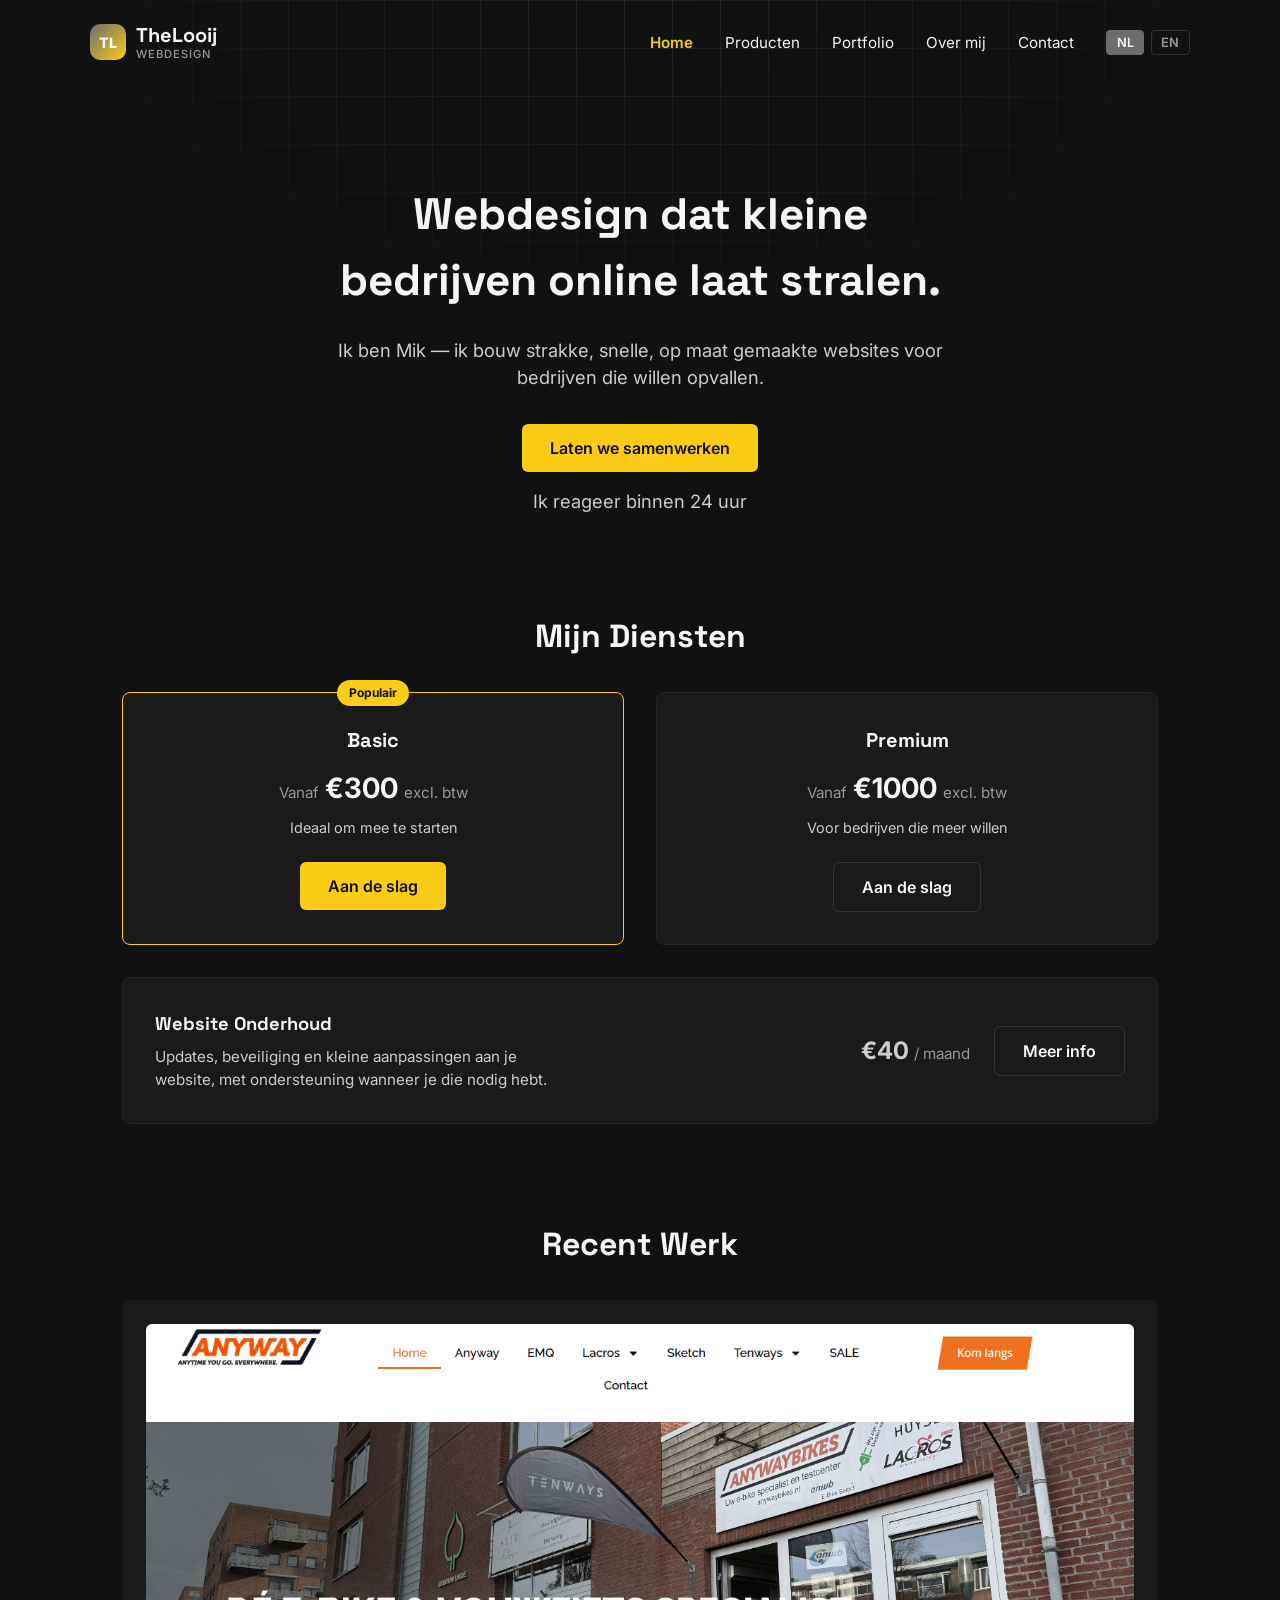
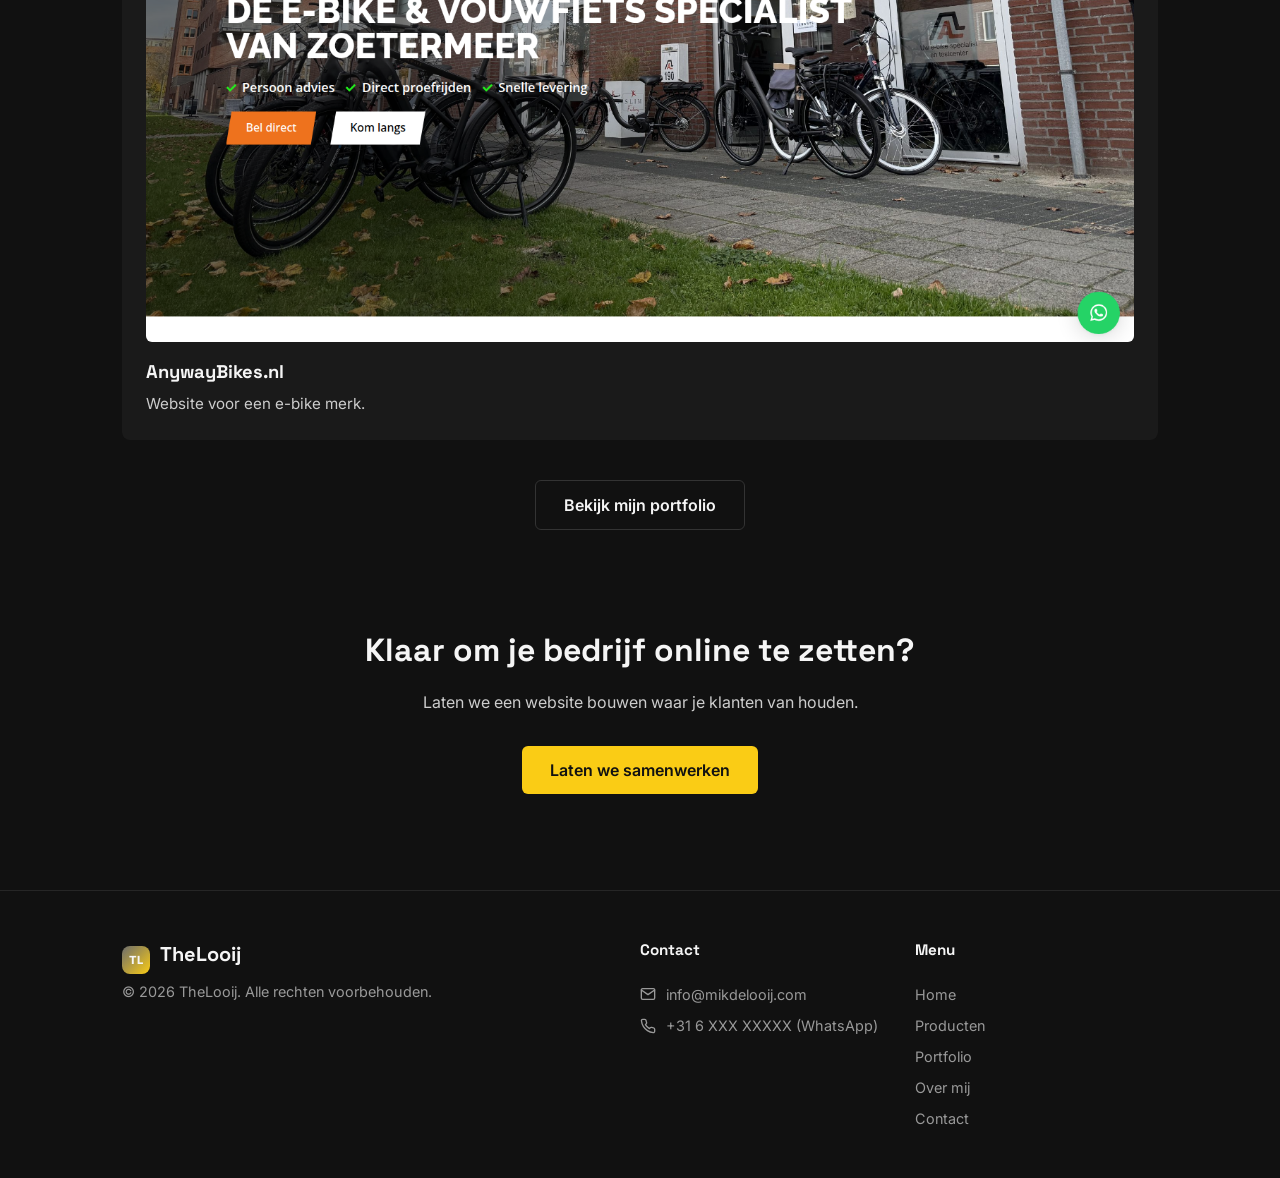
<file: index.html>
<!doctype html>
<html lang="nl">
  <head>
    <meta charset="UTF-8" />
    <meta name="viewport" content="width=device-width, initial-scale=1.0" />
    <title data-i18n="meta.title.home">TheLooij | Webdesigner</title>
    <link rel="preconnect" href="https://fonts.googleapis.com" />
    <link rel="preconnect" href="https://fonts.gstatic.com" crossorigin />
    <link
      href="https://fonts.googleapis.com/css2?family=Inter:wght@400;500;600;700&family=Space+Grotesk:wght@500;600;700&display=swap"
      rel="stylesheet"
    />
    <link rel="stylesheet" href="css/style.css" />
  </head>
  <body>
    <header>
      <nav>
        <div class="brand">
          <span class="brand-mark" aria-hidden="true">TL</span>
          <div class="brand-text">
            <a href="index.html" class="logo">TheLooij</a>
            <span class="tagline">Webdesign</span>
          </div>
        </div>
        <ul class="nav-links">
          <li><a href="index.html" class="active" data-i18n="nav.home">Home</a></li>
          <li><a href="products.html" data-i18n="nav.products">Producten</a></li>
          <li><a href="portfolio.html" data-i18n="nav.portfolio">Portfolio</a></li>
          <li><a href="about.html" data-i18n="nav.about">Over mij</a></li>
          <li><a href="contact.html" data-i18n="nav.contact">Contact</a></li>
          <li class="lang-switch">
            <button type="button" class="lang-btn" data-lang="nl">NL</button>
            <button type="button" class="lang-btn" data-lang="en">EN</button>
          </li>
        </ul>
      </nav>
    </header>

    <main>
      <section id="hero">
        <h1 data-i18n="hero.heading">
          Webdesign dat kleine bedrijven online laat stralen.
        </h1>
        <p data-i18n="hero.text">
          Ik ben Mik — ik bouw strakke, snelle, op maat gemaakte websites voor
          bedrijven die willen opvallen.
        </p>
        <a href="contact.html" class="btn" data-i18n="hero.cta">Laten we samenwerken</a>
        <p class="hero-note" data-i18n="hero.note">Ik reageer binnen 24 uur</p>
      </section>

      <section id="services" class="grid-section">
        <h2 data-i18n="services.heading">Mijn Diensten</h2>
        <div class="pricing-grid">
          <div class="pricing-card featured">
            <span class="badge" data-i18n="services.basic.badge">Populair</span>
            <h3 data-i18n="services.basic.title">Basic</h3>
            <p class="price">
              <span data-i18n="services.basic.priceFrom">Vanaf</span>
              &euro;300
              <span data-i18n="services.exVat">excl. btw</span>
            </p>
            <p class="price-note" data-i18n="services.basic.note">
              Ideaal om mee te starten
            </p>
            <a href="contact.html" class="btn" data-i18n="services.cta"
              >Aan de slag</a
            >
          </div>
          <div class="pricing-card">
            <h3 data-i18n="services.premium.title">Premium</h3>
            <p class="price">
              <span data-i18n="services.premium.priceFrom">Vanaf</span>
              &euro;1000
              <span data-i18n="services.exVat">excl. btw</span>
            </p>
            <p class="price-note" data-i18n="services.premium.note">
              Voor bedrijven die meer willen
            </p>
            <a href="contact.html" class="btn btn-outline" data-i18n="services.cta">Aan de slag</a>
          </div>
        </div>

        <div class="maintenance-card">
          <div>
            <h3 data-i18n="maintenance.title">Website Onderhoud</h3>
            <p data-i18n="maintenance.text">
              Updates, beveiliging en kleine aanpassingen aan je website, met
              ondersteuning wanneer je die nodig hebt.
            </p>
          </div>
          <div class="maintenance-price">
            <p class="price">&euro;40 <span data-i18n="maintenance.perMonth">/ maand</span></p>
            <a href="contact.html" class="btn btn-outline" data-i18n="maintenance.cta"
              >Meer info</a
            >
          </div>
        </div>
      </section>

      <section id="work" class="grid-section">
        <h2 data-i18n="work.heading">Recent Werk</h2>
        <div class="work-grid">
          <div class="work-card">
            <a href="https://anywaybikes.nl/" target="_blank">
              <div class="work-image">
                <img src="images/anywaybikes.png" alt="AnywayBikes.nl homepage" />
              </div>
            </a>
            <h3><a href="https://anywaybikes.nl/" target="_blank">AnywayBikes.nl</a></h3>
            <p data-i18n="work.anywaybikes.desc">Website voor een e-bike merk.</p>
          </div>
        </div>
        <div class="section-cta">
          <a href="portfolio.html" class="btn btn-outline" data-i18n="work.viewPortfolio"
            >Bekijk mijn portfolio</a
          >
        </div>
      </section>

      <section id="cta">
        <h2 data-i18n="cta.heading">Klaar om je bedrijf online te zetten?</h2>
        <p data-i18n="cta.text">
          Laten we een website bouwen waar je klanten van houden.
        </p>
        <a href="contact.html" class="btn" data-i18n="hero.cta">Laten we samenwerken</a>
      </section>
    </main>

    <footer>
      <div class="footer-content">
        <div class="footer-brand">
          <div class="brand">
            <span class="brand-mark brand-mark-sm" aria-hidden="true">TL</span>
            <a href="index.html" class="logo">TheLooij</a>
          </div>
          <p>
            &copy; 2026 TheLooij.
            <span data-i18n="footer.rights">Alle rechten voorbehouden.</span>
          </p>
        </div>
        <div class="footer-contact">
          <h4 data-i18n="footer.contactHeading">Contact</h4>
          <a href="mailto:info@mikdelooij.com"
            ><svg class="icon" viewBox="0 0 24 24" fill="none" stroke="currentColor" stroke-width="2" stroke-linecap="round" stroke-linejoin="round"><path d="M4 4h16c1.1 0 2 .9 2 2v12c0 1.1-.9 2-2 2H4c-1.1 0-2-.9-2-2V6c0-1.1.9-2 2-2z"></path><polyline points="22 6 12 13 2 6"></polyline></svg>info@mikdelooij.com</a
          >
          <a href="https://wa.me/316XXXXXXXX" target="_blank"
            ><svg class="icon" viewBox="0 0 24 24" fill="none" stroke="currentColor" stroke-width="2" stroke-linecap="round" stroke-linejoin="round"><path d="M22 16.92v3a2 2 0 0 1-2.18 2 19.79 19.79 0 0 1-8.63-3.07 19.5 19.5 0 0 1-6-6 19.79 19.79 0 0 1-3.07-8.67A2 2 0 0 1 4.11 2h3a2 2 0 0 1 2 1.72c.127.96.361 1.903.7 2.81a2 2 0 0 1-.45 2.11L8.09 9.91a16 16 0 0 0 6 6l1.27-1.27a2 2 0 0 1 2.11-.45c.907.339 1.85.573 2.81.7A2 2 0 0 1 22 16.92z"></path></svg>+31 6 XXX XXXXX (WhatsApp)</a
          >
        </div>
        <div class="footer-menu">
          <h4 data-i18n="footer.menuHeading">Menu</h4>
          <a href="index.html" data-i18n="nav.home">Home</a>
          <a href="products.html" data-i18n="nav.products">Producten</a>
          <a href="portfolio.html" data-i18n="nav.portfolio">Portfolio</a>
          <a href="about.html" data-i18n="nav.about">Over mij</a>
          <a href="contact.html" data-i18n="nav.contact">Contact</a>
        </div>
      </div>
    </footer>

    <script src="js/script.js"></script>
  </body>
</html>
</file>
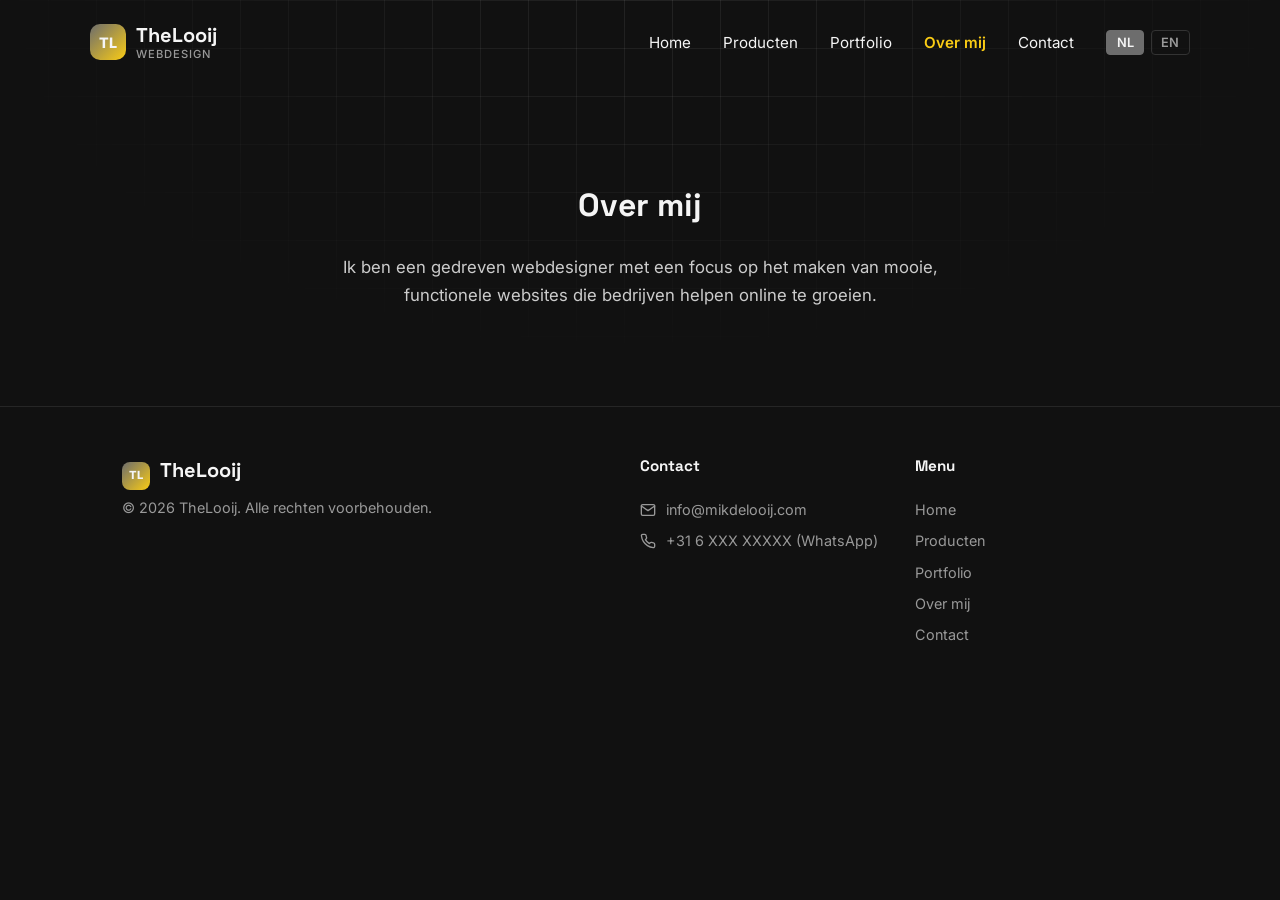
<file: about.html>
<!doctype html>
<html lang="nl">
  <head>
    <meta charset="UTF-8" />
    <meta name="viewport" content="width=device-width, initial-scale=1.0" />
    <title data-i18n="meta.title.about">Over mij | TheLooij</title>
    <link rel="preconnect" href="https://fonts.googleapis.com" />
    <link rel="preconnect" href="https://fonts.gstatic.com" crossorigin />
    <link
      href="https://fonts.googleapis.com/css2?family=Inter:wght@400;500;600;700&family=Space+Grotesk:wght@500;600;700&display=swap"
      rel="stylesheet"
    />
    <link rel="stylesheet" href="css/style.css" />
  </head>
  <body>
    <header>
      <nav>
        <div class="brand">
          <span class="brand-mark" aria-hidden="true">TL</span>
          <div class="brand-text">
            <a href="index.html" class="logo">TheLooij</a>
            <span class="tagline">Webdesign</span>
          </div>
        </div>
        <ul class="nav-links">
          <li><a href="index.html" data-i18n="nav.home">Home</a></li>
          <li>
            <a href="products.html" data-i18n="nav.products">Producten</a>
          </li>
          <li>
            <a href="portfolio.html" data-i18n="nav.portfolio">Portfolio</a>
          </li>
          <li>
            <a href="about.html" class="active" data-i18n="nav.about"
              >Over mij</a
            >
          </li>
          <li><a href="contact.html" data-i18n="nav.contact">Contact</a></li>
          <li class="lang-switch">
            <button type="button" class="lang-btn" data-lang="nl">NL</button>
            <button type="button" class="lang-btn" data-lang="en">EN</button>
          </li>
        </ul>
      </nav>
    </header>

    <main>
      <section id="about">
        <h2 data-i18n="about.heading">Over mij</h2>
        <p data-i18n="about.text">
          Ik ben een gedreven webdesigner met een focus op het maken van mooie,
          functionele websites die bedrijven helpen online te groeien.
        </p>
      </section>
    </main>

    <footer>
      <div class="footer-content">
        <div class="footer-brand">
          <div class="brand">
            <span class="brand-mark brand-mark-sm" aria-hidden="true">TL</span>
            <a href="index.html" class="logo">TheLooij</a>
          </div>
          <p>
            &copy; 2026 TheLooij.
            <span data-i18n="footer.rights">Alle rechten voorbehouden.</span>
          </p>
        </div>
        <div class="footer-contact">
          <h4 data-i18n="footer.contactHeading">Contact</h4>
          <a href="mailto:info@mikdelooij.com"
            ><svg
              class="icon"
              viewBox="0 0 24 24"
              fill="none"
              stroke="currentColor"
              stroke-width="2"
              stroke-linecap="round"
              stroke-linejoin="round"
            >
              <path
                d="M4 4h16c1.1 0 2 .9 2 2v12c0 1.1-.9 2-2 2H4c-1.1 0-2-.9-2-2V6c0-1.1.9-2 2-2z"
              ></path>
              <polyline points="22 6 12 13 2 6"></polyline></svg
            >info@mikdelooij.com</a
          >
          <a href="https://wa.me/316XXXXXXXX" target="_blank"
            ><svg
              class="icon"
              viewBox="0 0 24 24"
              fill="none"
              stroke="currentColor"
              stroke-width="2"
              stroke-linecap="round"
              stroke-linejoin="round"
            >
              <path
                d="M22 16.92v3a2 2 0 0 1-2.18 2 19.79 19.79 0 0 1-8.63-3.07 19.5 19.5 0 0 1-6-6 19.79 19.79 0 0 1-3.07-8.67A2 2 0 0 1 4.11 2h3a2 2 0 0 1 2 1.72c.127.96.361 1.903.7 2.81a2 2 0 0 1-.45 2.11L8.09 9.91a16 16 0 0 0 6 6l1.27-1.27a2 2 0 0 1 2.11-.45c.907.339 1.85.573 2.81.7A2 2 0 0 1 22 16.92z"
              ></path></svg
            >+31 6 XXX XXXXX (WhatsApp)</a
          >
        </div>
        <div class="footer-menu">
          <h4 data-i18n="footer.menuHeading">Menu</h4>
          <a href="index.html" data-i18n="nav.home">Home</a>
          <a href="products.html" data-i18n="nav.products">Producten</a>
          <a href="portfolio.html" data-i18n="nav.portfolio">Portfolio</a>
          <a href="about.html" data-i18n="nav.about">Over mij</a>
          <a href="contact.html" data-i18n="nav.contact">Contact</a>
        </div>
      </div>
    </footer>

    <script src="js/script.js"></script>
  </body>
</html>
</file>
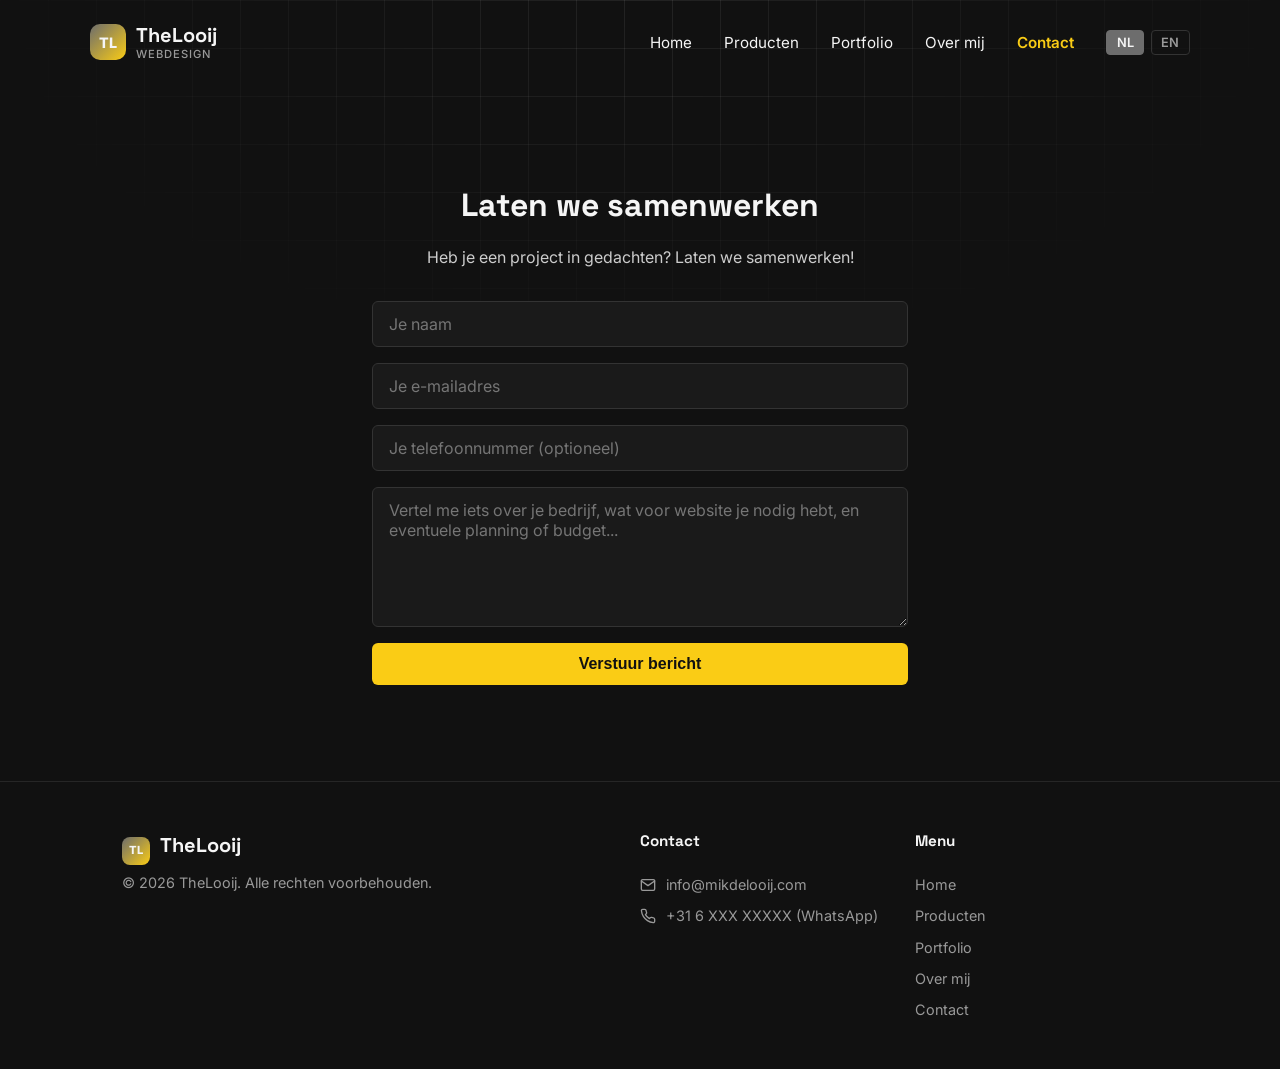
<file: contact.html>
<!doctype html>
<html lang="nl">
  <head>
    <meta charset="UTF-8" />
    <meta name="viewport" content="width=device-width, initial-scale=1.0" />
    <title data-i18n="meta.title.contact">Contact | TheLooij</title>
    <link rel="preconnect" href="https://fonts.googleapis.com" />
    <link rel="preconnect" href="https://fonts.gstatic.com" crossorigin />
    <link
      href="https://fonts.googleapis.com/css2?family=Inter:wght@400;500;600;700&family=Space+Grotesk:wght@500;600;700&display=swap"
      rel="stylesheet"
    />
    <link rel="stylesheet" href="css/style.css" />
  </head>
  <body>
    <header>
      <nav>
        <div class="brand">
          <span class="brand-mark" aria-hidden="true">TL</span>
          <div class="brand-text">
            <a href="index.html" class="logo">TheLooij</a>
            <span class="tagline">Webdesign</span>
          </div>
        </div>
        <ul class="nav-links">
          <li><a href="index.html" data-i18n="nav.home">Home</a></li>
          <li><a href="products.html" data-i18n="nav.products">Producten</a></li>
          <li><a href="portfolio.html" data-i18n="nav.portfolio">Portfolio</a></li>
          <li><a href="about.html" data-i18n="nav.about">Over mij</a></li>
          <li><a href="contact.html" class="active" data-i18n="nav.contact">Contact</a></li>
          <li class="lang-switch">
            <button type="button" class="lang-btn" data-lang="nl">NL</button>
            <button type="button" class="lang-btn" data-lang="en">EN</button>
          </li>
        </ul>
      </nav>
    </header>

    <main>
      <section id="contact">
        <div class="contact-content">
          <h2 data-i18n="contact.heading">Laten we samenwerken</h2>
          <p data-i18n="contact.text">
            Heb je een project in gedachten? Laten we samenwerken!
          </p>
          <form
            action="https://formspree.io/f/xljenvan"
            method="POST"
            class="contact-form"
          >
            <input
              type="text"
              name="name"
              placeholder="Je naam"
              data-i18n-placeholder="contact.form.name"
              required
            />
            <input
              type="email"
              name="email"
              placeholder="Je e-mailadres"
              data-i18n-placeholder="contact.form.email"
              required
            />
            <input
              type="tel"
              name="phone"
              placeholder="Je telefoonnummer (optioneel)"
              data-i18n-placeholder="contact.form.phone"
            />
            <textarea
              name="message"
              placeholder="Vertel me iets over je bedrijf, wat voor website je nodig hebt, en eventuele planning of budget..."
              data-i18n-placeholder="contact.form.message"
              required
            ></textarea>
            <button type="submit" class="btn" data-i18n="contact.form.submit">
              Verstuur bericht
            </button>
          </form>
        </div>
      </section>
    </main>

    <footer>
      <div class="footer-content">
        <div class="footer-brand">
          <div class="brand">
            <span class="brand-mark brand-mark-sm" aria-hidden="true">TL</span>
            <a href="index.html" class="logo">TheLooij</a>
          </div>
          <p>
            &copy; 2026 TheLooij.
            <span data-i18n="footer.rights">Alle rechten voorbehouden.</span>
          </p>
        </div>
        <div class="footer-contact">
          <h4 data-i18n="footer.contactHeading">Contact</h4>
          <a href="mailto:info@mikdelooij.com"
            ><svg class="icon" viewBox="0 0 24 24" fill="none" stroke="currentColor" stroke-width="2" stroke-linecap="round" stroke-linejoin="round"><path d="M4 4h16c1.1 0 2 .9 2 2v12c0 1.1-.9 2-2 2H4c-1.1 0-2-.9-2-2V6c0-1.1.9-2 2-2z"></path><polyline points="22 6 12 13 2 6"></polyline></svg>info@mikdelooij.com</a
          >
          <a href="https://wa.me/316XXXXXXXX" target="_blank"
            ><svg class="icon" viewBox="0 0 24 24" fill="none" stroke="currentColor" stroke-width="2" stroke-linecap="round" stroke-linejoin="round"><path d="M22 16.92v3a2 2 0 0 1-2.18 2 19.79 19.79 0 0 1-8.63-3.07 19.5 19.5 0 0 1-6-6 19.79 19.79 0 0 1-3.07-8.67A2 2 0 0 1 4.11 2h3a2 2 0 0 1 2 1.72c.127.96.361 1.903.7 2.81a2 2 0 0 1-.45 2.11L8.09 9.91a16 16 0 0 0 6 6l1.27-1.27a2 2 0 0 1 2.11-.45c.907.339 1.85.573 2.81.7A2 2 0 0 1 22 16.92z"></path></svg>+31 6 XXX XXXXX (WhatsApp)</a
          >
        </div>
        <div class="footer-menu">
          <h4 data-i18n="footer.menuHeading">Menu</h4>
          <a href="index.html" data-i18n="nav.home">Home</a>
          <a href="products.html" data-i18n="nav.products">Producten</a>
          <a href="portfolio.html" data-i18n="nav.portfolio">Portfolio</a>
          <a href="about.html" data-i18n="nav.about">Over mij</a>
          <a href="contact.html" data-i18n="nav.contact">Contact</a>
        </div>
      </div>
    </footer>

    <script src="js/script.js"></script>
  </body>
</html>
</file>
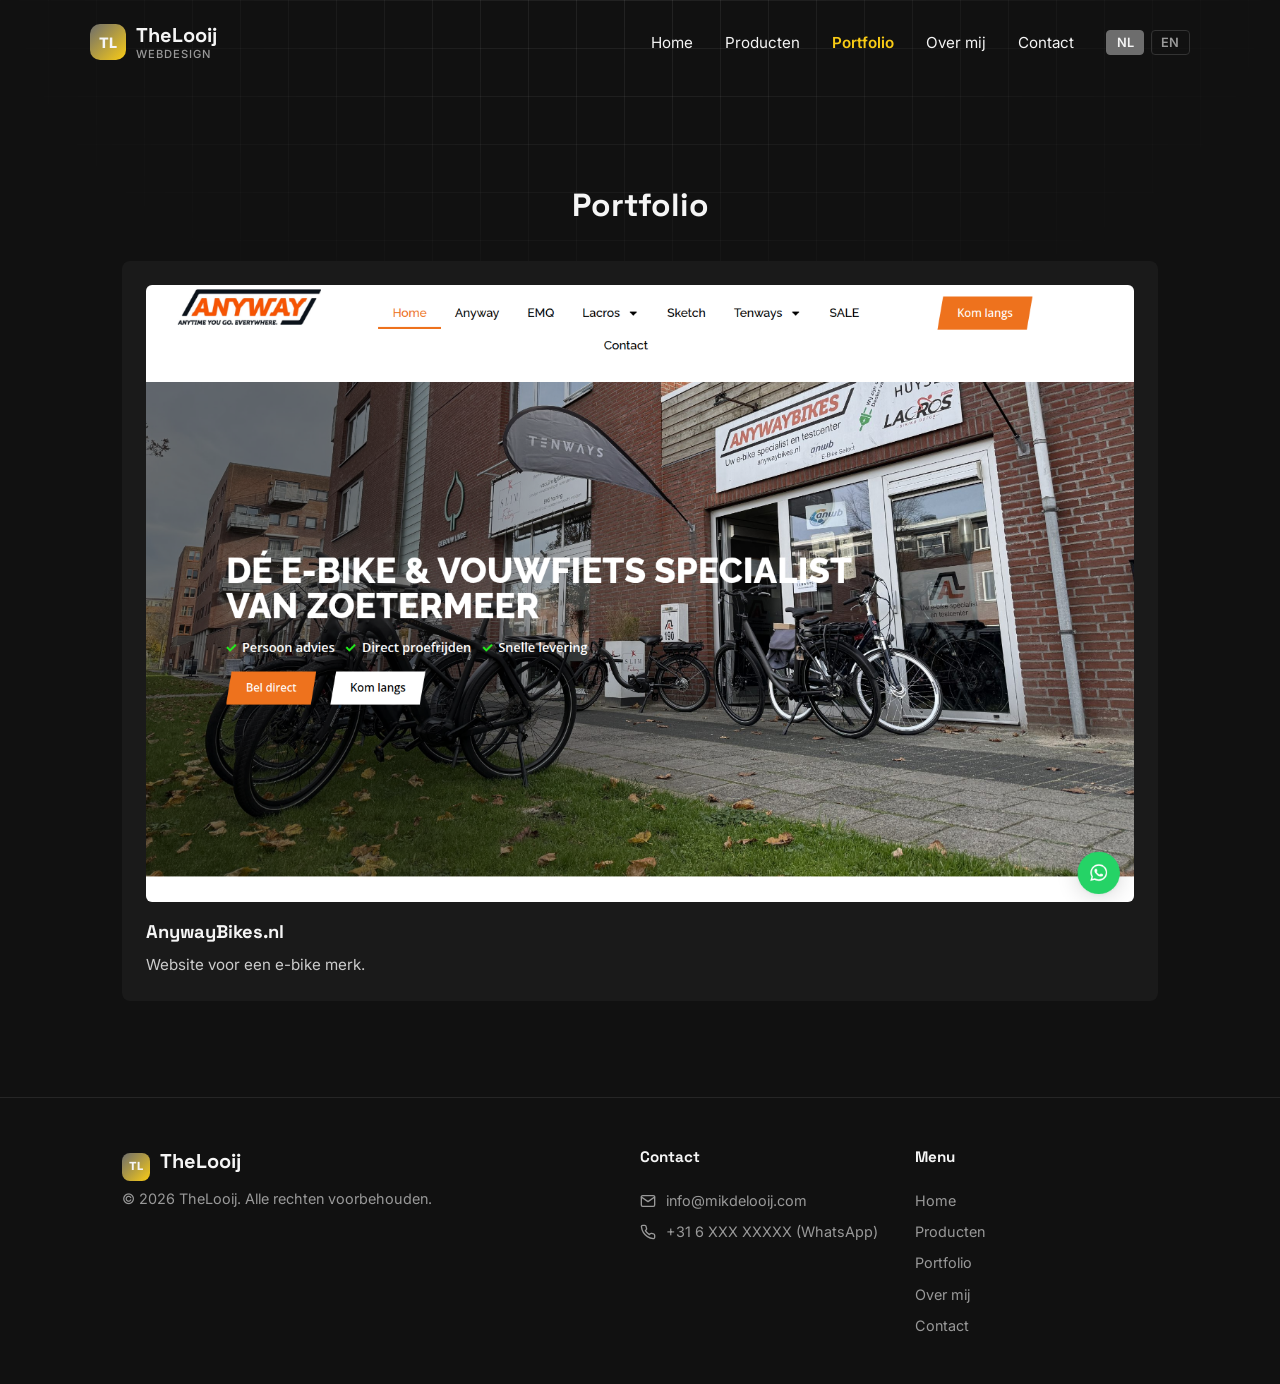
<file: portfolio.html>
<!doctype html>
<html lang="nl">
  <head>
    <meta charset="UTF-8" />
    <meta name="viewport" content="width=device-width, initial-scale=1.0" />
    <title data-i18n="meta.title.portfolio">Portfolio | TheLooij</title>
    <link rel="preconnect" href="https://fonts.googleapis.com" />
    <link rel="preconnect" href="https://fonts.gstatic.com" crossorigin />
    <link
      href="https://fonts.googleapis.com/css2?family=Inter:wght@400;500;600;700&family=Space+Grotesk:wght@500;600;700&display=swap"
      rel="stylesheet"
    />
    <link rel="stylesheet" href="css/style.css" />
  </head>
  <body>
    <header>
      <nav>
        <div class="brand">
          <span class="brand-mark" aria-hidden="true">TL</span>
          <div class="brand-text">
            <a href="index.html" class="logo">TheLooij</a>
            <span class="tagline">Webdesign</span>
          </div>
        </div>
        <ul class="nav-links">
          <li><a href="index.html" data-i18n="nav.home">Home</a></li>
          <li><a href="products.html" data-i18n="nav.products">Producten</a></li>
          <li><a href="portfolio.html" class="active" data-i18n="nav.portfolio">Portfolio</a></li>
          <li><a href="about.html" data-i18n="nav.about">Over mij</a></li>
          <li><a href="contact.html" data-i18n="nav.contact">Contact</a></li>
          <li class="lang-switch">
            <button type="button" class="lang-btn" data-lang="nl">NL</button>
            <button type="button" class="lang-btn" data-lang="en">EN</button>
          </li>
        </ul>
      </nav>
    </header>

    <main>
      <section id="portfolio" class="grid-section">
        <h2 data-i18n="portfolio.heading">Portfolio</h2>
        <div class="work-grid">
          <div class="work-card">
            <a href="https://anywaybikes.nl/" target="_blank">
              <div class="work-image">
                <img src="images/anywaybikes.png" alt="AnywayBikes.nl homepage" />
              </div>
            </a>
            <h3><a href="https://anywaybikes.nl/" target="_blank">AnywayBikes.nl</a></h3>
            <p data-i18n="work.anywaybikes.desc">Website voor een e-bike merk.</p>
          </div>
        </div>
      </section>
    </main>

    <footer>
      <div class="footer-content">
        <div class="footer-brand">
          <div class="brand">
            <span class="brand-mark brand-mark-sm" aria-hidden="true">TL</span>
            <a href="index.html" class="logo">TheLooij</a>
          </div>
          <p>
            &copy; 2026 TheLooij.
            <span data-i18n="footer.rights">Alle rechten voorbehouden.</span>
          </p>
        </div>
        <div class="footer-contact">
          <h4 data-i18n="footer.contactHeading">Contact</h4>
          <a href="mailto:info@mikdelooij.com"
            ><svg class="icon" viewBox="0 0 24 24" fill="none" stroke="currentColor" stroke-width="2" stroke-linecap="round" stroke-linejoin="round"><path d="M4 4h16c1.1 0 2 .9 2 2v12c0 1.1-.9 2-2 2H4c-1.1 0-2-.9-2-2V6c0-1.1.9-2 2-2z"></path><polyline points="22 6 12 13 2 6"></polyline></svg>info@mikdelooij.com</a
          >
          <a href="https://wa.me/316XXXXXXXX" target="_blank"
            ><svg class="icon" viewBox="0 0 24 24" fill="none" stroke="currentColor" stroke-width="2" stroke-linecap="round" stroke-linejoin="round"><path d="M22 16.92v3a2 2 0 0 1-2.18 2 19.79 19.79 0 0 1-8.63-3.07 19.5 19.5 0 0 1-6-6 19.79 19.79 0 0 1-3.07-8.67A2 2 0 0 1 4.11 2h3a2 2 0 0 1 2 1.72c.127.96.361 1.903.7 2.81a2 2 0 0 1-.45 2.11L8.09 9.91a16 16 0 0 0 6 6l1.27-1.27a2 2 0 0 1 2.11-.45c.907.339 1.85.573 2.81.7A2 2 0 0 1 22 16.92z"></path></svg>+31 6 XXX XXXXX (WhatsApp)</a
          >
        </div>
        <div class="footer-menu">
          <h4 data-i18n="footer.menuHeading">Menu</h4>
          <a href="index.html" data-i18n="nav.home">Home</a>
          <a href="products.html" data-i18n="nav.products">Producten</a>
          <a href="portfolio.html" data-i18n="nav.portfolio">Portfolio</a>
          <a href="about.html" data-i18n="nav.about">Over mij</a>
          <a href="contact.html" data-i18n="nav.contact">Contact</a>
        </div>
      </div>
    </footer>

    <script src="js/script.js"></script>
  </body>
</html>
</file>
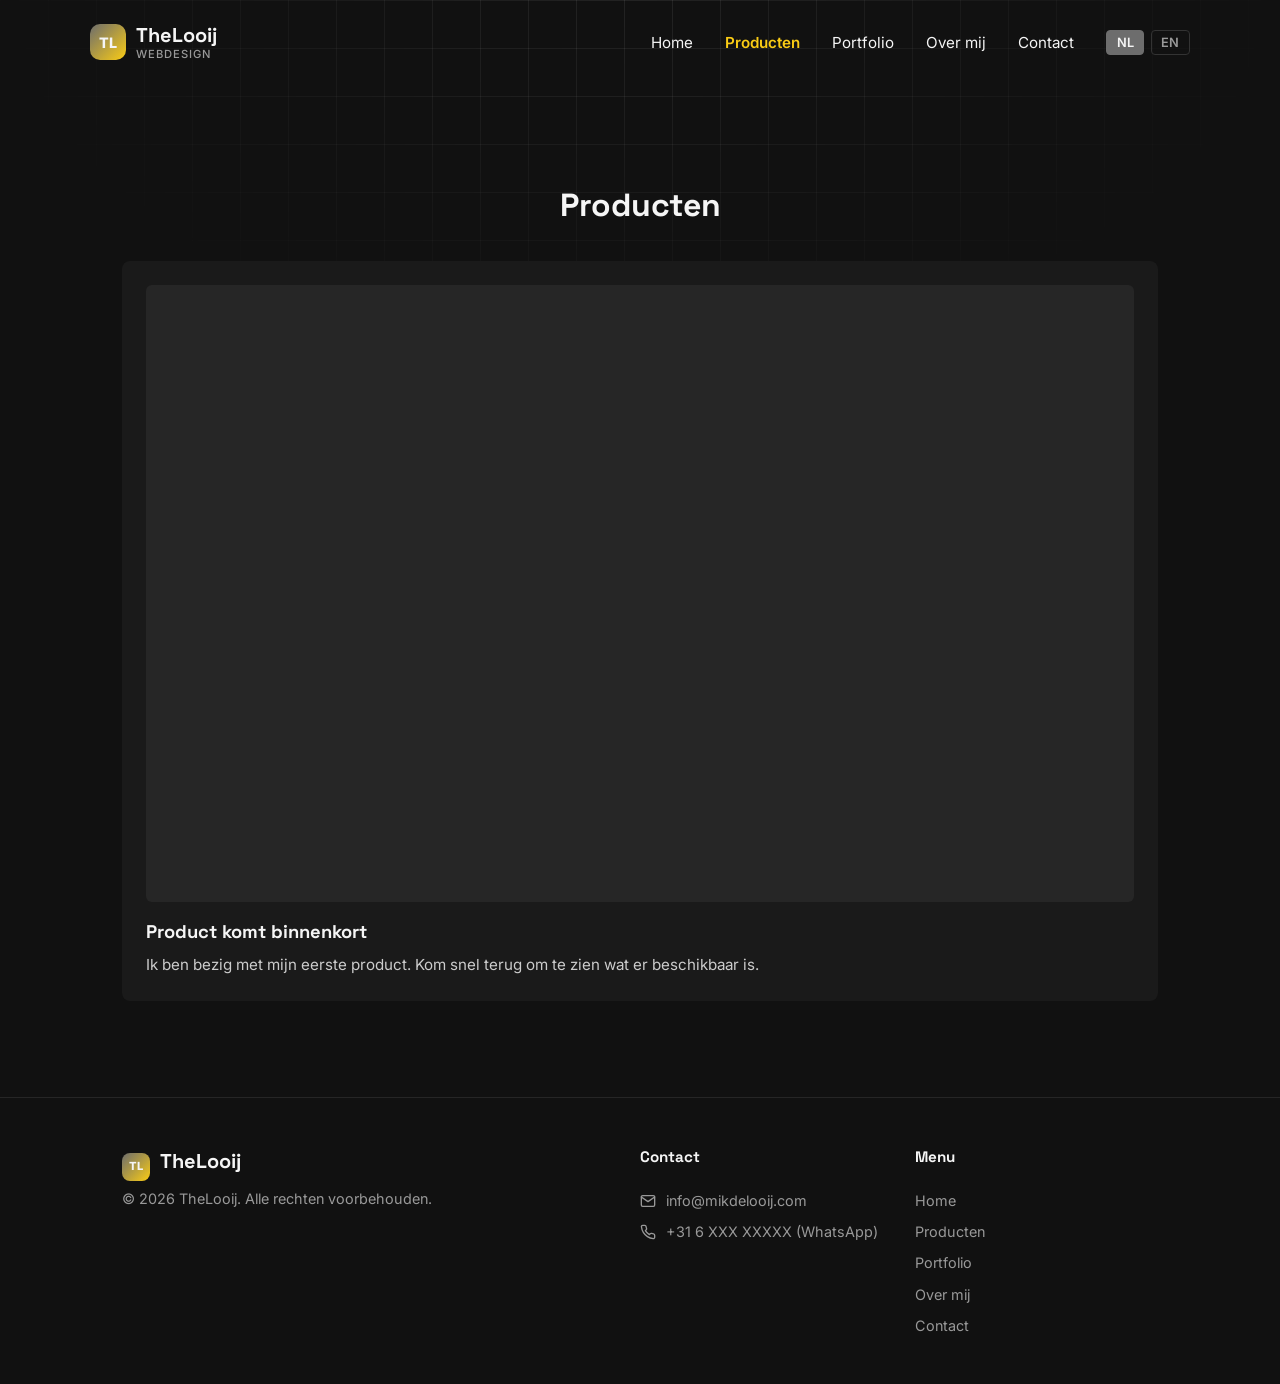
<file: products.html>
<!doctype html>
<html lang="nl">
  <head>
    <meta charset="UTF-8" />
    <meta name="viewport" content="width=device-width, initial-scale=1.0" />
    <title data-i18n="meta.title.products">Producten | TheLooij</title>
    <link rel="preconnect" href="https://fonts.googleapis.com" />
    <link rel="preconnect" href="https://fonts.gstatic.com" crossorigin />
    <link
      href="https://fonts.googleapis.com/css2?family=Inter:wght@400;500;600;700&family=Space+Grotesk:wght@500;600;700&display=swap"
      rel="stylesheet"
    />
    <link rel="stylesheet" href="css/style.css" />
  </head>
  <body>
    <header>
      <nav>
        <div class="brand">
          <span class="brand-mark" aria-hidden="true">TL</span>
          <div class="brand-text">
            <a href="index.html" class="logo">TheLooij</a>
            <span class="tagline">Webdesign</span>
          </div>
        </div>
        <ul class="nav-links">
          <li><a href="index.html" data-i18n="nav.home">Home</a></li>
          <li><a href="products.html" class="active" data-i18n="nav.products">Producten</a></li>
          <li><a href="portfolio.html" data-i18n="nav.portfolio">Portfolio</a></li>
          <li><a href="about.html" data-i18n="nav.about">Over mij</a></li>
          <li><a href="contact.html" data-i18n="nav.contact">Contact</a></li>
          <li class="lang-switch">
            <button type="button" class="lang-btn" data-lang="nl">NL</button>
            <button type="button" class="lang-btn" data-lang="en">EN</button>
          </li>
        </ul>
      </nav>
    </header>

    <main>
      <section id="products" class="grid-section">
        <h2 data-i18n="products.heading">Producten</h2>
        <div class="work-grid">
          <div class="work-card">
            <div class="work-image"></div>
            <h3 data-i18n="products.comingSoon.title">Product komt binnenkort</h3>
            <p data-i18n="products.comingSoon.text">
              Ik ben bezig met mijn eerste product. Kom snel terug om te zien
              wat er beschikbaar is.
            </p>
          </div>
        </div>
      </section>
    </main>

    <footer>
      <div class="footer-content">
        <div class="footer-brand">
          <div class="brand">
            <span class="brand-mark brand-mark-sm" aria-hidden="true">TL</span>
            <a href="index.html" class="logo">TheLooij</a>
          </div>
          <p>
            &copy; 2026 TheLooij.
            <span data-i18n="footer.rights">Alle rechten voorbehouden.</span>
          </p>
        </div>
        <div class="footer-contact">
          <h4 data-i18n="footer.contactHeading">Contact</h4>
          <a href="mailto:info@mikdelooij.com"
            ><svg class="icon" viewBox="0 0 24 24" fill="none" stroke="currentColor" stroke-width="2" stroke-linecap="round" stroke-linejoin="round"><path d="M4 4h16c1.1 0 2 .9 2 2v12c0 1.1-.9 2-2 2H4c-1.1 0-2-.9-2-2V6c0-1.1.9-2 2-2z"></path><polyline points="22 6 12 13 2 6"></polyline></svg>info@mikdelooij.com</a
          >
          <a href="https://wa.me/316XXXXXXXX" target="_blank"
            ><svg class="icon" viewBox="0 0 24 24" fill="none" stroke="currentColor" stroke-width="2" stroke-linecap="round" stroke-linejoin="round"><path d="M22 16.92v3a2 2 0 0 1-2.18 2 19.79 19.79 0 0 1-8.63-3.07 19.5 19.5 0 0 1-6-6 19.79 19.79 0 0 1-3.07-8.67A2 2 0 0 1 4.11 2h3a2 2 0 0 1 2 1.72c.127.96.361 1.903.7 2.81a2 2 0 0 1-.45 2.11L8.09 9.91a16 16 0 0 0 6 6l1.27-1.27a2 2 0 0 1 2.11-.45c.907.339 1.85.573 2.81.7A2 2 0 0 1 22 16.92z"></path></svg>+31 6 XXX XXXXX (WhatsApp)</a
          >
        </div>
        <div class="footer-menu">
          <h4 data-i18n="footer.menuHeading">Menu</h4>
          <a href="index.html" data-i18n="nav.home">Home</a>
          <a href="products.html" data-i18n="nav.products">Producten</a>
          <a href="portfolio.html" data-i18n="nav.portfolio">Portfolio</a>
          <a href="about.html" data-i18n="nav.about">Over mij</a>
          <a href="contact.html" data-i18n="nav.contact">Contact</a>
        </div>
      </div>
    </footer>

    <script src="js/script.js"></script>
  </body>
</html>
</file>
<file: css/style.css>
* {
  margin: 0;
  padding: 0;
  box-sizing: border-box;
}

:root {
  --color-bg: #111111;
  --color-text: #f5f5f5;
  --color-accent: #6d6d6d;
  --color-accent-2: #facc15;
  --font-main: "Inter", "Helvetica Neue", arial, sans-serif;
  --font-heading: "Space Grotesk", "Helvetica Neue", arial, sans-serif;
}

body {
  position: relative;
  font-family: var(--font-main);
  color: var(--color-text);
  background-color: var(--color-bg);
  line-height: 1.5;
  overflow-x: hidden;
}

body::before {
  content: "";
  position: fixed;
  inset: 0;
  z-index: -1;
  pointer-events: none;
  background-image: linear-gradient(
      to right,
      rgba(255, 255, 255, 0.08) 1px,
      transparent 1px
    ),
    linear-gradient(to bottom, rgba(255, 255, 255, 0.08) 1px, transparent 1px);
  background-size: 48px 48px;
  -webkit-mask-image: radial-gradient(
    ellipse 70% 55% at 50% 0%,
    #000 0%,
    transparent 75%
  );
  mask-image: radial-gradient(
    ellipse 70% 55% at 50% 0%,
    #000 0%,
    transparent 75%
  );
}

ul {
  list-style: none;
}

h1,
h2,
h3,
h4,
.logo,
.brand-mark {
  font-family: var(--font-heading);
}

a {
  color: inherit;
  text-decoration: none;
}

header {
  padding: 1.5rem 2rem;
}

nav {
  display: flex;
  justify-content: space-between;
  align-items: center;
  max-width: 1100px;
  margin: 0 auto;
}

.brand {
  display: flex;
  align-items: center;
  gap: 0.65rem;
}

.brand-text {
  display: flex;
  flex-direction: column;
  line-height: 1.1;
}

.brand-mark {
  display: inline-flex;
  align-items: center;
  justify-content: center;
  flex-shrink: 0;
  width: 36px;
  height: 36px;
  border-radius: 10px;
  background: linear-gradient(135deg, var(--color-accent), var(--color-accent-2));
  color: var(--color-text);
  font-family: var(--font-main);
  font-weight: 800;
  font-size: 0.9rem;
  letter-spacing: -0.03em;
}

.brand-mark-sm {
  width: 28px;
  height: 28px;
  border-radius: 8px;
  font-size: 0.7rem;
}

.tagline {
  margin-top: 0.15rem;
  font-size: 0.7rem;
  font-weight: 500;
  letter-spacing: 0.08em;
  text-transform: uppercase;
  color: #999999;
}

.logo {
  font-size: 1.25rem;
  font-weight: 700;
  color: var(--color-text);
  background-image: linear-gradient(
    100deg,
    var(--color-text) 45%,
    var(--color-accent-2) 50%,
    var(--color-text) 55%
  );
  background-size: 300% 100%;
  background-position: 0% 0;
  background-repeat: no-repeat;
  -webkit-background-clip: text;
  background-clip: text;
  -webkit-text-fill-color: transparent;
  animation: logoGlare 5s ease-in-out infinite;
}

@keyframes logoGlare {
  0%,
  60% {
    background-position: 0% 0;
  }
  85%,
  100% {
    background-position: 100% 0;
  }
}

@media (prefers-reduced-motion: reduce) {
  .logo {
    animation: none;
    background-image: none;
    -webkit-text-fill-color: currentColor;
    color: var(--color-text);
  }
}

.nav-links {
  display: flex;
  gap: 2rem;
}

.nav-links a {
  font-size: 0.95rem;
  transition: color 0.2s ease;
}

.nav-links a:hover {
  color: var(--color-accent-2);
}

.nav-links a.active {
  color: var(--color-accent-2);
  font-weight: 600;
}

.lang-switch {
  display: flex;
  gap: 0.4rem;
}

.lang-btn {
  background-color: transparent;
  border: 1px solid #333333;
  color: #999999;
  font-family: inherit;
  font-size: 0.8rem;
  font-weight: 600;
  padding: 0.25rem 0.6rem;
  border-radius: 4px;
  cursor: pointer;
  transition: all 0.2s ease;
}

.lang-btn:hover {
  border-color: var(--color-accent);
  color: var(--color-text);
}

.lang-btn.active {
  background-color: var(--color-accent);
  border-color: var(--color-accent);
  color: var(--color-text);
}

#hero {
  position: relative;
  max-width: 700px;
  margin: 6rem auto;
  padding: 0 2rem;
  text-align: center;
}

.hero-bg {
  position: absolute;
  top: 0;
  left: 50%;
  transform: translateX(-50%);
  width: 100vw;
  height: 100%;
  z-index: -1;
  pointer-events: none;
}

.blob {
  position: absolute;
  border-radius: 50%;
  filter: blur(90px);
  will-change: transform;
}

.blob-1 {
  top: -140px;
  left: 8%;
  width: 420px;
  height: 420px;
  background: var(--color-accent);
  opacity: 0.3;
  animation: blobFloat1 22s ease-in-out infinite alternate;
}

.blob-2 {
  bottom: -160px;
  right: 10%;
  width: 380px;
  height: 380px;
  background: var(--color-accent-2);
  opacity: 0.28;
  animation: blobFloat2 26s ease-in-out infinite alternate;
}

.blob-3 {
  top: 30%;
  left: 45%;
  width: 320px;
  height: 320px;
  background: var(--color-accent);
  opacity: 0.16;
  animation: blobFloat3 30s ease-in-out infinite alternate;
}

@keyframes blobFloat1 {
  from {
    transform: translate(0, 0) scale(1);
  }
  to {
    transform: translate(50px, 40px) scale(1.12);
  }
}

@keyframes blobFloat2 {
  from {
    transform: translate(0, 0) scale(1);
  }
  to {
    transform: translate(-40px, -30px) scale(1.15);
  }
}

@keyframes blobFloat3 {
  from {
    transform: translate(0, 0) scale(1);
  }
  to {
    transform: translate(-60px, 40px) scale(0.9);
  }
}

@media (prefers-reduced-motion: reduce) {
  .blob {
    animation: none;
  }
}

#hero h1 {
  font-size: 2.75rem;
  margin-bottom: 1.5rem;
}

#hero p {
  font-size: 1.15rem;
  color: #cccccc;
  margin-bottom: 2rem;
}

.hero-note {
  margin-top: 1rem;
  font-size: 0.9rem;
  color: #999999;
}

.btn {
  display: inline-block;
  background-color: var(--color-accent-2);
  color: #111111;
  padding: 0.75rem 1.75rem;
  border-radius: 6px;
  font-weight: 600;
  transition: opacity 0.2s ease;
}

.btn:hover {
  opacity: 0.85;
}

.btn-outline {
  background-color: transparent;
  color: var(--color-text);
  border: 1px solid #333333;
}

.btn-outline:hover {
  opacity: 1;
  border-color: var(--color-accent-2);
  color: var(--color-accent-2);
}

.grid-section {
  max-width: 1100px;
  margin: 6rem auto;
  padding: 0 2rem;
}

.grid-section h2 {
  font-size: 2rem;
  margin-bottom: 2rem;
  text-align: center;
}

.work-grid {
  display: grid;
  grid-template-columns: repeat(auto-fit, minmax(280px, 1fr));
  gap: 2rem;
}

.work-card {
  background-color: #1a1a1a;
  border-radius: 8px;
  padding: 1.5rem;
}

.work-image {
  aspect-ratio: 16 / 10;
  background-color: #262626;
  border-radius: 6px;
  margin-bottom: 1rem;
  overflow: hidden;
}

.work-image img {
  width: 100%;
  height: 100%;
  object-fit: cover;
  display: block;
}

.work-card h3 a {
  color: inherit;
}

.work-card h3 a:hover {
  color: var(--color-accent-2);
}

.work-card h3 {
  font-size: 1.15rem;
  margin-bottom: 0.5rem;
}

.work-card p {
  color: #cccccc;
  font-size: 0.95rem;
}

.section-cta {
  text-align: center;
  margin-top: 2.5rem;
}

.pricing-grid {
  display: grid;
  grid-template-columns: repeat(auto-fit, minmax(280px, 1fr));
  gap: 2rem;
  margin-bottom: 2rem;
}

.pricing-card {
  position: relative;
  background-color: #1a1a1a;
  border: 1px solid #262626;
  border-radius: 8px;
  padding: 2rem;
  text-align: center;
}

.pricing-card.featured {
  border-color: var(--color-accent-2);
}

.pricing-card .badge {
  position: absolute;
  top: -0.8rem;
  left: 50%;
  transform: translateX(-50%);
  background-color: var(--color-accent-2);
  color: #111111;
  font-size: 0.75rem;
  font-weight: 700;
  padding: 0.25rem 0.75rem;
  border-radius: 999px;
}

.pricing-card h3 {
  font-size: 1.25rem;
  margin-bottom: 0.75rem;
}

.pricing-card .price {
  font-size: 1.75rem;
  font-weight: 700;
  margin-bottom: 0.5rem;
}

.pricing-card .price span,
.maintenance-price .price span {
  font-size: 0.95rem;
  font-weight: 400;
  color: #999999;
}

.pricing-card .price-note {
  color: #cccccc;
  font-size: 0.9rem;
  margin-bottom: 1.5rem;
}

.maintenance-card {
  display: flex;
  flex-wrap: wrap;
  justify-content: space-between;
  align-items: center;
  gap: 1.5rem;
  background-color: #1a1a1a;
  border: 1px solid #262626;
  border-radius: 8px;
  padding: 2rem;
}

.maintenance-card h3 {
  font-size: 1.15rem;
  margin-bottom: 0.5rem;
}

.maintenance-card p {
  color: #cccccc;
  font-size: 0.95rem;
  max-width: 420px;
}

.maintenance-price {
  display: flex;
  align-items: center;
  gap: 1.5rem;
  flex-wrap: wrap;
}

.maintenance-price .price {
  font-size: 1.5rem;
  font-weight: 700;
  white-space: nowrap;
}

#cta {
  max-width: 700px;
  margin: 6rem auto;
  padding: 0 2rem;
  text-align: center;
}

#cta h2 {
  font-size: 2rem;
  margin-bottom: 1rem;
}

#cta p {
  color: #cccccc;
  margin-bottom: 2rem;
}

#about {
  max-width: 700px;
  margin: 6rem auto;
  padding: 0 2rem;
  text-align: center;
}

#about h2 {
  font-size: 2rem;
  margin-bottom: 1.5rem;
}

#about p {
  font-size: 1.05rem;
  color: #cccccc;
  line-height: 1.7;
}

#contact {
  max-width: 600px;
  margin: 6rem auto;
  padding: 0 2rem;
  text-align: center;
}

#contact h2 {
  font-size: 2rem;
  margin-bottom: 1rem;
}

#contact p {
  color: #cccccc;
  margin-bottom: 2rem;
}

.contact-form {
  display: flex;
  flex-direction: column;
  gap: 1rem;
  text-align: left;
}

.contact-form input,
.contact-form textarea {
  background-color: #1a1a1a;
  border: 1px solid #333333;
  border-radius: 6px;
  padding: 0.75rem 1rem;
  color: var(--color-text);
  font-family: inherit;
  font-size: 1rem;
}

.contact-form textarea {
  min-height: 140px;
  resize: vertical;
}

.contact-form input:focus,
.contact-form textarea:focus {
  outline: none;
  border-color: var(--color-accent);
}

.contact-form button {
  border: none;
  cursor: pointer;
  font-size: 1rem;
}

footer {
  border-top: 1px solid #262626;
  color: #999999;
  font-size: 0.9rem;
  margin-top: 6rem;
}

.footer-content {
  max-width: 1100px;
  margin: 0 auto;
  padding: 3rem 2rem;
  display: grid;
  grid-template-columns: 2fr 1fr 1fr;
  gap: 2rem;
}

.footer-brand .logo {
  display: inline-block;
  margin-bottom: 0.75rem;
}

.footer-content h4 {
  color: var(--color-text);
  font-size: 0.95rem;
  margin-bottom: 0.75rem;
}

.footer-contact,
.footer-menu {
  display: flex;
  flex-direction: column;
  gap: 0.6rem;
}

.footer-contact a {
  display: flex;
  align-items: center;
  gap: 0.6rem;
}

.footer-contact .icon {
  width: 16px;
  height: 16px;
  flex-shrink: 0;
}

.footer-content a:hover {
  color: var(--color-accent-2);
}

@media (max-width:600px) {
  nav{
    flex-direction: column;
    gap: 1rem;
  }

  .nav-links {
    gap: 1.5rem;
    flex-wrap: wrap;
    justify-content: center;
  }

  #hero h1 {
    font-size: 1.8rem
  }

  #hero p {
    font-size: 1rem;
  }

  .maintenance-card {
    flex-direction: column;
    text-align: center;
  }

  .maintenance-card p {
    max-width: none;
  }

  .footer-content {
    grid-template-columns: 1fr;
    text-align: center;
  }

  .footer-contact,
  .footer-menu {
    align-items: center;
  }
}
</file>
